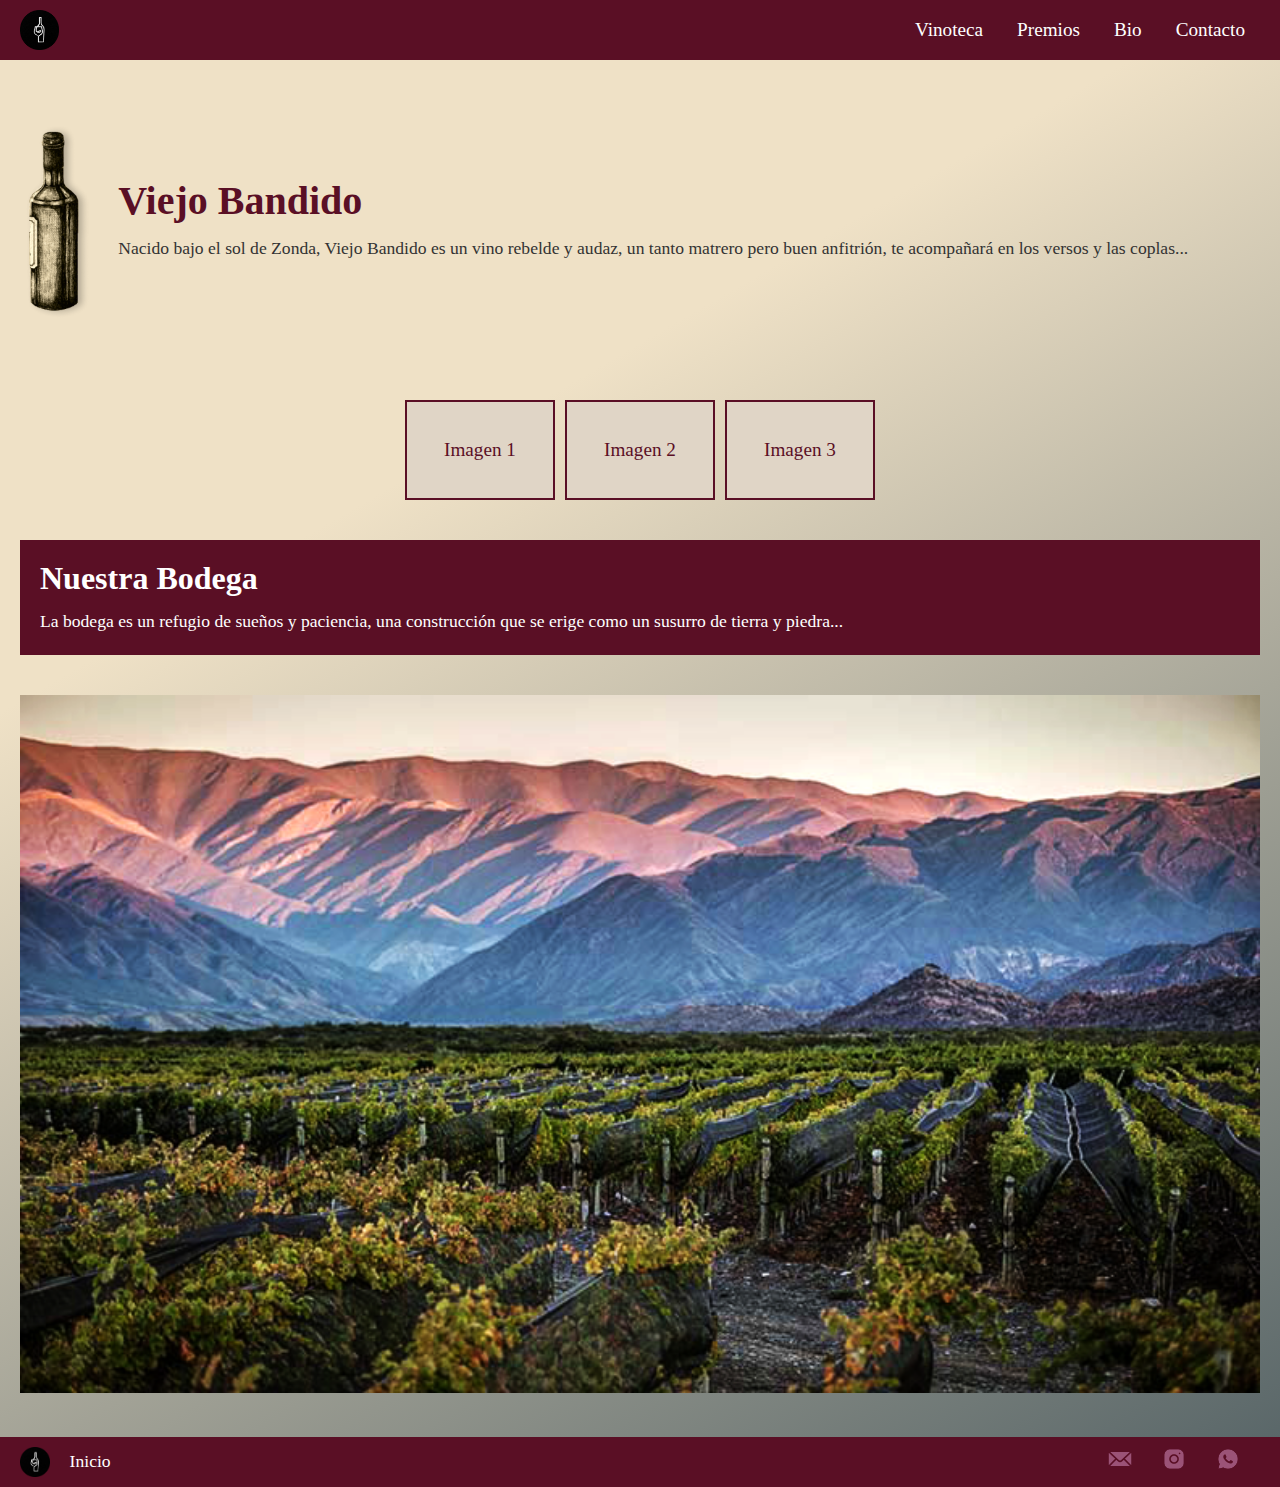
<file: index.html>
<!DOCTYPE html>
<html lang="es">
<head>
    <meta charset="UTF-8">
    <meta name="viewport" content="width=device-width, initial-scale=1.0">
    <title>Viejo Bandido - Bodega</title>
    <link rel="stylesheet" href="styles.css">
</head>
<body>
    <!-- Barra de navegación superior -->
    <header class="navbar">
        <img src="img/fotos/logo.png" alt="Logo" class="logo-navbar">
        <nav class="nav-links">
            <a href="vinoteca.html">Vinoteca</a>
            <a href="premios.html">Premios</a>
            <a href="bio.html">Bio</a>
            <a href="contacto.html">Contacto</a>
        </nav>
    </header>

    <!-- Sección principal de la página -->
    <main class="main-content">
        <section class="wine-intro">
            <img src="img/fotos/botella 2.png" alt="Viejo Bandido" class="wine-image">
            <div class="wine-description">
                <h1>Viejo Bandido</h1>
                <p>Nacido bajo el sol de Zonda, Viejo Bandido es un vino rebelde y audaz, un tanto matrero pero buen anfitrión, te acompañará en los versos y las coplas...</p>
                <!-- Aquí se puede agregar más descripción según el contenido completo -->
            </div>
        </section>

        <!-- Carrusel de imágenes -->
        <section class="carousel-section">
            <div class="carousel">
                <div src="img/fotos/Cata.png" class="carousel-item">Imagen 1</div>
                <div src="img/fotos/B.png" class="carousel-item">Imagen 2</div>
                <div src="img/fotos/VinoJ.png" class="carousel-item">Imagen 3</div>
            </div>
        </section>

        <!-- Descripción de la bodega -->
        <section class="bodega-description">
            <h2>Nuestra Bodega</h2>
            <p>La bodega es un refugio de sueños y paciencia, una construcción que se erige como un susurro de tierra y piedra...</p>
        </section>

        <!-- Imagen de los viñedos -->
        <section class="vineyard-image">
            <img src="img/fotos/paisaje 1.png" alt="Viñedos">
        </section>
    </main>

    <!-- Barra de navegación inferior -->
    <footer class="footer">
        <div class="footer-left">
            <img href="index.html" src="img/fotos/logo.png" alt="Logo" class="logo-footer">
            <a href="index.html" >Inicio</a>
        </div>
        <div class="footer-right">
          <a href="#"><img src="img/icons/Letter.png" alt="Correo"></a>
          <a href="#"><img src="img/icons/Instagram.png" alt="Instagram"></a>
          <a href="#"><img src="img/icons/WhatsApp.png" alt="WhatsApp"></a>
      </div>
    </footer>
</body>
</html>
</file>
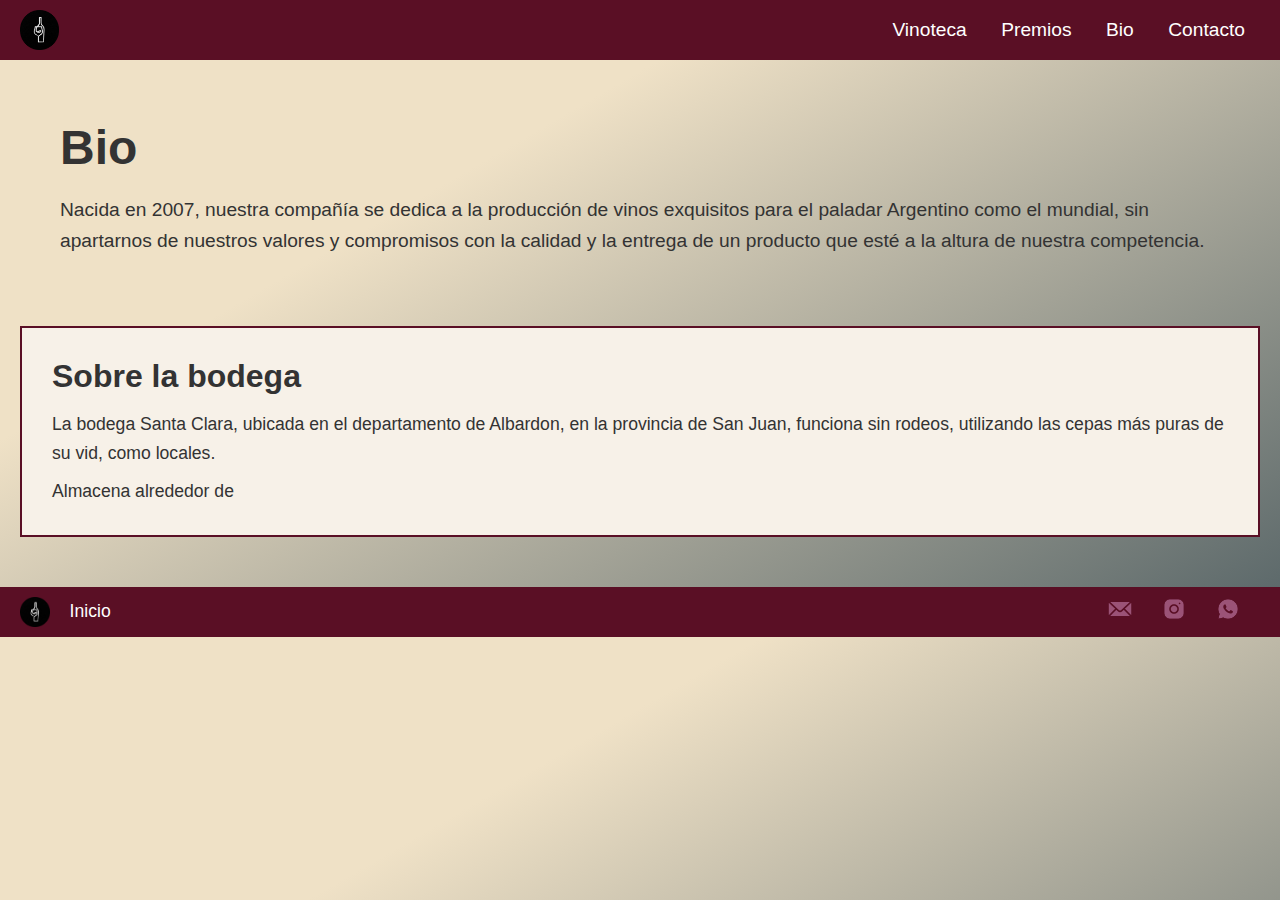
<file: bio.html>
<!DOCTYPE html>
<html lang="es">
<head>
    <meta charset="UTF-8">
    <meta name="viewport" content="width=device-width, initial-scale=1.0">
    <title>Bodega - Bio</title>
    <link rel="stylesheet" href="stylesbio.css">
</head>
<body>
    <!-- Barra de navegación superior -->
    <header class="navbar">
        <img href="index.html" src="img/fotos/logo.png" alt="Logo" class="logo-navbar">
        <nav class="nav-links">
            <a href="vinoteca.html">Vinoteca</a>
            <a href="premios.html">Premios</a>
            <a href="#">Bio</a>
            <a href="contacto.html">Contacto</a>
        </nav>
    </header>

    <!-- Sección principal -->
    <main class="content">
        <section class="bio-section">
            <h1>Bio</h1>
            <p>Nacida en 2007, nuestra compañía se dedica a la producción de vinos exquisitos para el paladar Argentino como el mundial, sin apartarnos de nuestros valores y compromisos con la calidad y la entrega de un producto que esté a la altura de nuestra competencia.</p>
        </section>

        <section class="about-section">
            <h2>Sobre la bodega</h2>
            <p>La bodega Santa Clara, ubicada en el departamento de Albardon, en la provincia de San Juan, funciona sin rodeos, utilizando las cepas más puras de su vid, como locales.</p>
            <p>Almacena alrededor de</p>
        </section>
    </main>

    <!-- Barra de navegación inferior -->
    <footer class="footer">
        <div class="footer-left">
            <img href="index.html" src="img/fotos/logo.png" alt="Logo" class="logo-footer">
            <a href="index.html">Inicio</a>
        </div>
        <div class="footer-right">
            <a href="#"><img src="img/icons/Letter.png" alt="Correo"></a>
            <a href="#"><img src="img/icons/Instagram.png" alt="Instagram"></a>
            <a href="#"><img src="img/icons/WhatsApp.png" alt="WhatsApp"></a>
        </div>
    </footer>
</body>
</html>
</file>
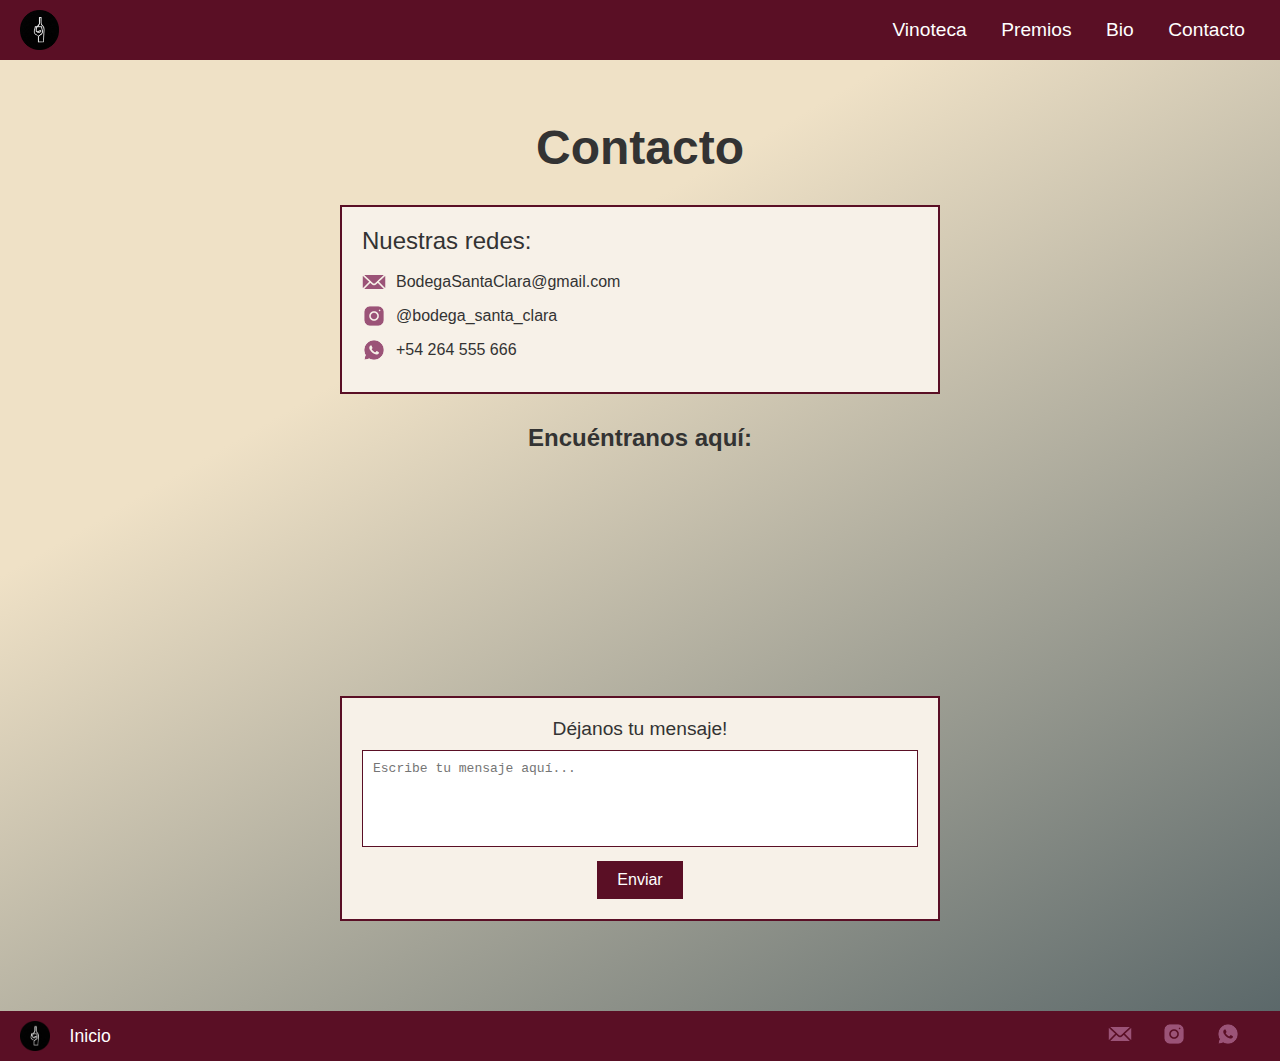
<file: contacto.html>
<!DOCTYPE html>
<html lang="es">
<head>
    <meta charset="UTF-8">
    <meta name="viewport" content="width=device-width, initial-scale=1.0">
    <title>Bodega - Contacto</title>
    <link rel="stylesheet" href="stylescontacto.css">
</head>
<body>
    <!-- Barra de navegación superior -->
    <header class="navbar">
        <img href="index.html" src="img/fotos/logo.png" alt="Logo" class="logo-navbar">
        <nav class="nav-links">
            <a href="vinoteca.html">Vinoteca</a>
            <a href="premios.html">Premios</a>
            <a href="bio.html">Bio</a>
            <a href="#">Contacto</a>
        </nav>
    </header>

    <!-- Sección principal -->
    <main class="content">
        <section class="contact-section">
            <h1>Contacto</h1>
            <div class="contact-info">
                <p>Nuestras redes:</p>
                <div class="contact-item">
                    <img src="img/icons/Letter.png" alt="Correo">
                    <span>BodegaSantaClara@gmail.com</span>
                </div>
                <div class="contact-item">
                    <img src="img/icons/Instagram.png" alt="Instagram">
                    <span>@bodega_santa_clara</span>
                </div>
                <div class="contact-item">
                    <img src="img/icons/WhatsApp.png" alt="WhatsApp">
                    <span>+54 264 555 666</span>
                </div>
            </div>

            <!-- Mapa embebido -->
            <div class="map-section">
                <h2>Encuéntranos aquí:</h2>
                <iframe src="https://www.google.com/maps/embed?pb=!1m18!1m12!1m3!1d..." width="100%" height="200" style="border:0;" allowfullscreen="" loading="lazy"></iframe>
            </div>

            <!-- Formulario de contacto -->
            <div class="message-section">
                <p>Déjanos tu mensaje!</p>
                <form action="#" method="POST">
                    <textarea name="message" rows="5" placeholder="Escribe tu mensaje aquí..."></textarea>
                    <button type="submit">Enviar</button>
                </form>
            </div>
        </section>
    </main>

    <!-- Barra de navegación inferior -->
    <footer class="footer">
        <div class="footer-left">
            <img href="index.html" src="img/fotos/logo.png" alt="Logo" class="logo-footer">
            <a href="index.html">Inicio</a>
        </div>
        <div class="footer-right">
            <a href="#"><img src="img/icons/Letter.png" alt="Correo"></a>
            <a href="#"><img src="img/icons/Instagram.png" alt="Instagram"></a>
            <a href="#"><img src="img/icons/WhatsApp.png" alt="WhatsApp"></a>
        </div>
    </footer>
</body>
</html>
</file>
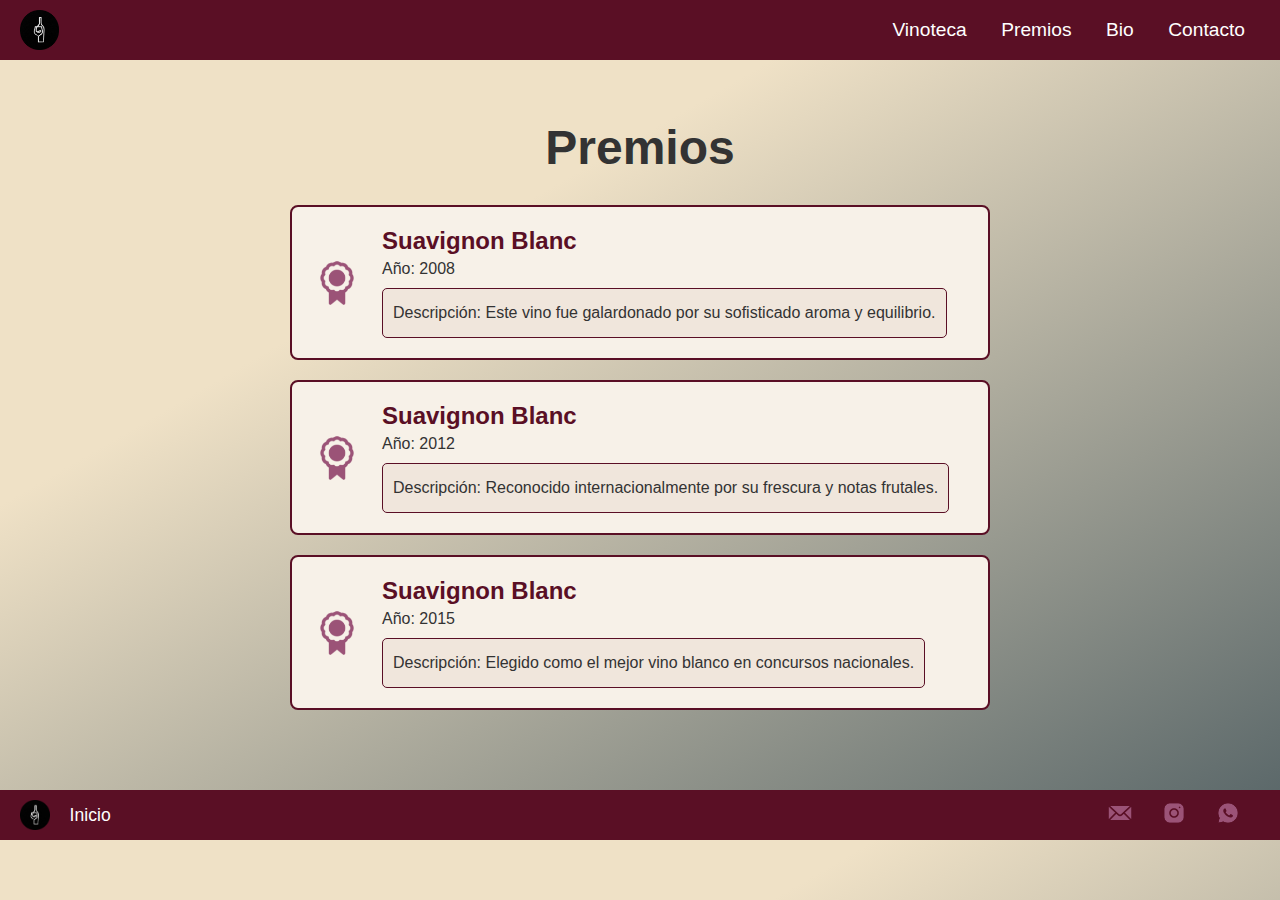
<file: premios.html>
<!DOCTYPE html>
<html lang="es">
<head>
    <meta charset="UTF-8">
    <meta name="viewport" content="width=device-width, initial-scale=1.0">
    <title>Bodega - Premios</title>
    <link rel="stylesheet" href="stylespremios.css">
</head>
<body>
    <!-- Barra de navegación superior -->
    <header class="navbar">
        <img href="index.html" src="img/fotos/logo.png" alt="Logo" class="logo-navbar">
        <nav class="nav-links">
            <a href="vinoteca.html">Vinoteca</a>
            <a href="#">Premios</a>
            <a href="bio.html">Bio</a>
            <a href="contacto.html">Contacto</a>
        </nav>
    </header>

    <!-- Sección principal de premios -->
    <main class="content">
        <section class="awards-section">
            <h1>Premios</h1>
            <div class="award-item">
                <img src="img/icons/Prize.png" alt="Ícono de premio" class="award-icon">
                <div class="award-details">
                    <h2>Suavignon Blanc</h2>
                    <p>Año: 2008</p>
                    <div class="description-box">
                        <p>Descripción: Este vino fue galardonado por su sofisticado aroma y equilibrio.</p>
                    </div>
                </div>
            </div>

            <div class="award-item">
                <img src="img/icons/Prize.png" alt="Ícono de premio" class="award-icon">
                <div class="award-details">
                    <h2>Suavignon Blanc</h2>
                    <p>Año: 2012</p>
                    <div class="description-box">
                        <p>Descripción: Reconocido internacionalmente por su frescura y notas frutales.</p>
                    </div>
                </div>
            </div>

            <div class="award-item">
                <img src="img/icons/Prize.png" alt="Ícono de premio" class="award-icon">
                <div class="award-details">
                    <h2>Suavignon Blanc</h2>
                    <p>Año: 2015</p>
                    <div class="description-box">
                        <p>Descripción: Elegido como el mejor vino blanco en concursos nacionales.</p>
                    </div>
                </div>
            </div>
        </section>
    </main>

    <!-- Barra de navegación inferior -->
    <footer class="footer">
        <div class="footer-left">
            <img href="index.html" src="img/fotos/logo.png" alt="Logo" class="logo-footer">
            <a href="index.html">Inicio</a>
        </div>
        <div class="footer-right">
            <a href="#"><img src="img/icons/Letter.png" alt="Correo"></a>
            <a href="#"><img src="img/icons/Instagram.png" alt="Instagram"></a>
            <a href="#"><img src="img/icons/WhatsApp.png" alt="WhatsApp"></a>
        </div>
    </footer>
</body>
</html>
</file>
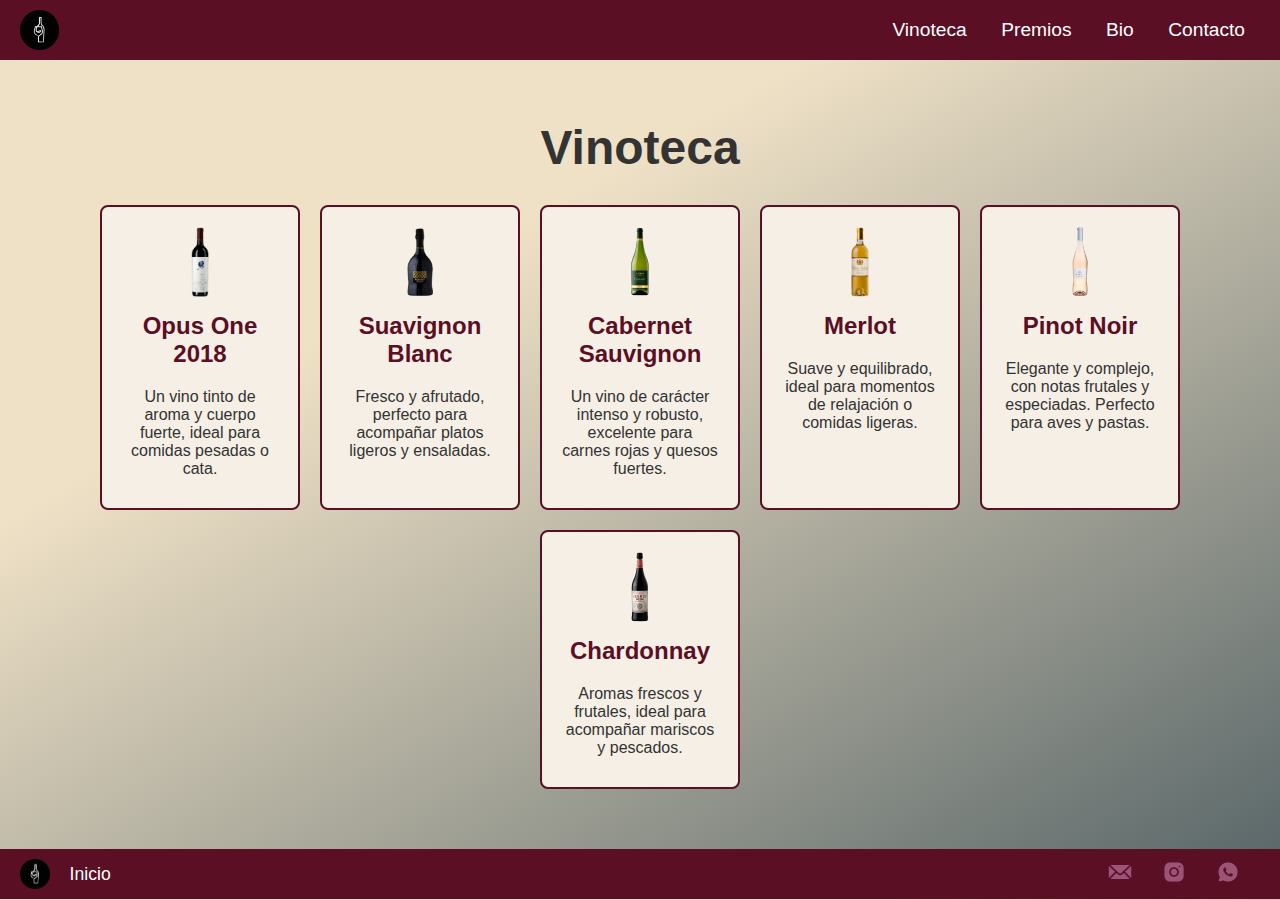
<file: vinoteca.html>
<!DOCTYPE html>
<html lang="es">
<head>
    <meta charset="UTF-8">
    <meta name="viewport" content="width=device-width, initial-scale=1.0">
    <title>Bodega - Vinoteca</title>
    <link rel="stylesheet" href="stylesvinoteca.css">
</head>
<body>
    <!-- Barra de navegación superior -->
    <header class="navbar">
        <img href="index.html" src="img/fotos/logo.png" alt="Logo" class="logo-navbar">
        <nav class="nav-links">
            <a href="#">Vinoteca</a>
            <a href="premios.html">Premios</a>
            <a href="bio.html">Bio</a>
            <a href="contacto.html">Contacto</a>
        </nav>
    </header>

    <!-- Sección principal de vinoteca -->
    <main class="content">
        <section class="vinoteca-section">
            <h1>Vinoteca</h1>

            <!-- Lista de vinos -->
            <div class="wine-list">
                <div class="wine-item">
                    <img src="img/fotos/file 1.png" alt="Opus One" class="wine-icon">
                    <h2>Opus One 2018</h2>
                    <p>Un vino tinto de aroma y cuerpo fuerte, ideal para comidas pesadas o cata.</p>
                </div>

                <div class="wine-item">
                    <img src="img/fotos/Imagen de Vino 1.png" alt="Suavignon Blanc" class="wine-icon">
                    <h2>Suavignon Blanc</h2>
                    <p>Fresco y afrutado, perfecto para acompañar platos ligeros y ensaladas.</p>
                </div>

                <div class="wine-item">
                    <img src="img/fotos/sin fondo Vino 2 1.png" alt="Cabernet Sauvignon" class="wine-icon">
                    <h2>Cabernet Sauvignon</h2>
                    <p>Un vino de carácter intenso y robusto, excelente para carnes rojas y quesos fuertes.</p>
                </div>

                <div class="wine-item">
                    <img src="img/fotos/sin fondo Vino 3 1.png" alt="Merlot" class="wine-icon">
                    <h2>Merlot</h2>
                    <p>Suave y equilibrado, ideal para momentos de relajación o comidas ligeras.</p>
                </div>

                <div class="wine-item">
                    <img src="img/fotos/sin fondo Vino 4 1.png" alt="Pinot Noir" class="wine-icon">
                    <h2>Pinot Noir</h2>
                    <p>Elegante y complejo, con notas frutales y especiadas. Perfecto para aves y pastas.</p>
                </div>

                <div class="wine-item">
                    <img src="img/fotos/sin fondo Vino 5 1.png" alt="Chardonnay" class="wine-icon">
                    <h2>Chardonnay</h2>
                    <p>Aromas frescos y frutales, ideal para acompañar mariscos y pescados.</p>
                </div>
            </div>
        </section>
    </main>

    <!-- Barra de navegación inferior -->
    <footer class="footer">
        <div class="footer-left">
            <img href="index.html" src="img/fotos/logo.png" alt="Logo" class="logo-footer">
            <a href="index.html">Inicio</a>
        </div>
        <div class="footer-right">
            <a href="#"><img src="img/icons/Letter.png" alt="Correo"></a>
            <a href="#"><img src="img/icons/Instagram.png" alt="Instagram"></a>
            <a href="#"><img src="img/icons/WhatsApp.png" alt="WhatsApp"></a>
        </div>
    </footer>
</body>
</html>
</file>
<file: styles.css>
/* Reset básico */
* {
    margin: 0;
    padding: 0;
    box-sizing: border-box;
}

/* Estilos generales
body {
    font-family: 'Times New Roman', serif;
    color: #333;
    background-color: #e0d5c6;
}*/

/* Navbar superior */
.navbar {
    display: flex;
    justify-content: space-between;
    align-items: center;
    padding: 10px 20px;
    background-color: #5a0f25;
}

.logo-navbar {
    height: 40px;
}

.nav-links a {
    color: #fff;
    margin: 0 15px;
    text-decoration: none;
    font-size: 1.2em;
}

.nav-links a:hover {
    color: #dab5a8;
}

/* Sección de introducción del vino */
.main-content {
    padding: 20px;
}

.wine-intro {
    display: flex;
    align-items: center;
    padding: 40px 0;
}

.wine-image {
    height: 200px;
    margin-right: 20px;
}

.wine-description h1 {
    font-size: 2.5em;
    color: #5a0f25;
    margin-bottom: 10px;
}

.wine-description p {
    font-size: 1.1em;
    color: #333;
    line-height: 1.6;
}

/* Carrusel de imágenes */
.carousel-section {
    display: flex;
    justify-content: center;
    margin: 40px 0;
}

.carousel {
    display: flex;
    gap: 10px;
}

.carousel-item {
    width: 150px;
    height: 100px;
    background-color: #e0d5c6;
    border: 2px solid #5a0f25;
    display: flex;
    justify-content: center;
    align-items: center;
    font-size: 1.2em;
    color: #5a0f25;
}

/* Descripción de la bodega */
.bodega-description {
    background-color: #5a0f25;
    color: #fff;
    padding: 20px;
    margin: 20px 0;
}

.bodega-description h2 {
    font-size: 2em;
    margin-bottom: 10px;
}

.bodega-description p {
    font-size: 1.1em;
    line-height: 1.6;
}

/* Imagen de los viñedos */
.vineyard-image img {
    width: 100%;
    height: auto;
    margin: 20px 0;
}

/* Footer */
.footer {
    display: flex;
    justify-content: space-between;
    align-items: center;
    padding: 10px 20px;
    background-color: #5a0f25;
    color: #fff;
}

.footer-left, .footer-right {
    display: flex;
    align-items: center;
}

.footer-left img, .footer-right img {
    height: 30px;
    margin-right: 10px;
}

.footer-left a, .footer-right a {
    color: #fff;
    margin: 0 10px;
    text-decoration: none;
    font-size: 1.1em;
}

.footer-right a img {
    height: 24px;
}

body{
    background: rgb(239,225,198);
    background: linear-gradient(150deg, rgba(239,225,198,1) 32%, rgba(85,99,102,1) 100%);
}
</file>
<file: stylesbio.css>
/* Reset básico */
* {
    margin: 0;
    padding: 0;
    box-sizing: border-box;
}

/* Estilos generales */
body {
    font-family: Arial, sans-serif;
    color: #333;
    background: rgb(239,225,198);
    background: linear-gradient(150deg, rgba(239,225,198,1) 32%, rgba(85,99,102,1) 100%);
}

/* Navbar superior */
.navbar {
    display: flex;
    justify-content: space-between;
    align-items: center;
    padding: 10px 20px;
    background-color: #5a0f25; /* Color de fondo */
}

.logo-navbar {
    height: 40px;
}

.nav-links a {
    color: #fff;
    margin: 0 15px;
    text-decoration: none;
    font-size: 1.2em;
}

.nav-links a:hover {
    color: #dab5a8;
}

/* Sección de contenido principal */
.content {
    padding: 20px;
}

.bio-section {
    text-align: left;
    padding: 40px;
}

.bio-section h1 {
    font-size: 3em;
    color: #333;
}

.bio-section p {
    font-size: 1.2em;
    margin-top: 20px;
    line-height: 1.6;
}

.about-section {
    border: 2px solid #5a0f25;
    padding: 30px;
    margin: 30px 0;
    background-color: #f7f1e8;
}

.about-section h2 {
    font-size: 2em;
    margin-bottom: 15px;
}

.about-section p {
    font-size: 1.1em;
    margin-top: 10px;
    line-height: 1.6;
}

/* Footer */
.footer {
    display: flex;
    justify-content: space-between;
    align-items: center;
    padding: 10px 20px;
    background-color: #5a0f25;
    color: #fff;
}

.footer-left, .footer-right {
    display: flex;
    align-items: center;
}

.footer-left img, .footer-right img {
    height: 30px;
    margin-right: 10px;
}

.footer-left a, .footer-right a {
    color: #fff;
    margin: 0 10px;
    text-decoration: none;
    font-size: 1.1em;
}

.footer-right a img {
    height: 24px;
}
</file>
<file: stylescontacto.css>
/* Reset básico */
* {
    margin: 0;
    padding: 0;
    box-sizing: border-box;
}

/* Estilos generales */
body {
    font-family: Arial, sans-serif;
    color: #333;
    background: rgb(239,225,198);
    background: linear-gradient(150deg, rgba(239,225,198,1) 32%, rgba(85,99,102,1) 100%);
}
/* Navbar superior */
.navbar {
    display: flex;
    justify-content: space-between;
    align-items: center;
    padding: 10px 20px;
    background-color: #5a0f25; /* Color de fondo */
}

.logo-navbar {
    height: 40px;
}

.nav-links a {
    color: #fff;
    margin: 0 15px;
    text-decoration: none;
    font-size: 1.2em;
}

.nav-links a:hover {
    color: #dab5a8;
}

/* Sección de contenido principal */
.content {
    padding: 20px;
}

.contact-section {
    text-align: center;
    padding: 40px;
}

.contact-section h1 {
    font-size: 3em;
    color: #333;
    margin-bottom: 20px;
}

.contact-info {
    border: 2px solid #5a0f25;
    padding: 20px;
    margin: 30px auto;
    background-color: #f7f1e8;
    width: 80%;
    max-width: 600px;
    text-align: left;
}

.contact-info p {
    font-size: 1.5em;
    margin-bottom: 15px;
}

.contact-item {
    display: flex;
    align-items: center;
    margin: 10px 0;
}

.contact-item img {
    height: 24px;
    margin-right: 10px;
}

.map-section {
    margin: 30px auto;
    width: 80%;
    max-width: 600px;
}

.map-section h2 {
    font-size: 1.5em;
    margin-bottom: 10px;
}

/* Sección de formulario */
.message-section {
    margin: 30px auto;
    width: 80%;
    max-width: 600px;
    text-align: center;
    padding: 20px;
    border: 2px solid #5a0f25;
    background-color: #f7f1e8;
}

.message-section p {
    font-size: 1.2em;
    margin-bottom: 10px;
}

.message-section textarea {
    width: 100%;
    padding: 10px;
    font-size: 1em;
    border: 1px solid #5a0f25;
    resize: none;
    margin-bottom: 10px;
}

.message-section button {
    padding: 10px 20px;
    background-color: #5a0f25;
    color: #fff;
    border: none;
    cursor: pointer;
    font-size: 1em;
}

.message-section button:hover {
    background-color: #dab5a8;
}

/* Footer */
.footer {
    display: flex;
    justify-content: space-between;
    align-items: center;
    padding: 10px 20px;
    background-color: #5a0f25;
    color: #fff;
}

.footer-left, .footer-right {
    display: flex;
    align-items: center;
}

.footer-left img, .footer-right img {
    height: 30px;
    margin-right: 10px;
}

.footer-left a, .footer-right a {
    color: #fff;
    margin: 0 10px;
    text-decoration: none;
    font-size: 1.1em;
}

.footer-right a img {
    height: 24px;
}
</file>
<file: stylespremios.css>
/* Reset básico */
* {
    margin: 0;
    padding: 0;
    box-sizing: border-box;
}

/* Estilos generales */
body {
    font-family: Arial, sans-serif;
    color: #333;
    background: rgb(239,225,198);
    background: linear-gradient(150deg, rgba(239,225,198,1) 32%, rgba(85,99,102,1) 100%);
}

/* Navbar superior */
.navbar {
    display: flex;
    justify-content: space-between;
    align-items: center;
    padding: 10px 20px;
    background-color: #5a0f25; /* Color de fondo */
}

.logo-navbar {
    height: 40px;
}

.nav-links a {
    color: #fff;
    margin: 0 15px;
    text-decoration: none;
    font-size: 1.2em;
}

.nav-links a:hover {
    color: #dab5a8;
}

/* Sección de contenido principal */
.content {
    padding: 20px;
}

.awards-section {
    text-align: center;
    padding: 40px;
}

.awards-section h1 {
    font-size: 3em;
    color: #333;
    margin-bottom: 30px;
}

/* Estilo de cada premio */
.award-item {
    display: flex;
    align-items: center;
    border: 2px solid #5a0f25;
    background-color: #f7f1e8;
    padding: 20px;
    margin: 20px auto;
    max-width: 700px;
    border-radius: 8px;
}

.award-icon {
    height: 50px;
    margin-right: 20px;
}

.award-details {
    text-align: left;
}

.award-details h2 {
    font-size: 1.5em;
    color: #5a0f25;
    margin-bottom: 5px;
}

.award-details p {
    font-size: 1em;
    margin: 5px 0;
}

.description-box {
    border: 1px solid #5a0f25;
    padding: 10px;
    background-color: #f0e6dc;
    border-radius: 5px;
    margin-top: 10px;
}

.description-box p {
    font-size: 1em;
    color: #333;
}

/* Footer */
.footer {
    display: flex;
    justify-content: space-between;
    align-items: center;
    padding: 10px 20px;
    background-color: #5a0f25;
    color: #fff;
}

.footer-left, .footer-right {
    display: flex;
    align-items: center;
}

.footer-left img, .footer-right img {
    height: 30px;
    margin-right: 10px;
}

.footer-left a, .footer-right a {
    color: #fff;
    margin: 0 10px;
    text-decoration: none;
    font-size: 1.1em;
}

.footer-right a img {
    height: 24px;
}
</file>
<file: stylesvinoteca.css>
/* Reset básico */
* {
    margin: 0;
    padding: 0;
    box-sizing: border-box;
}

/* Estilos generales */
body {
    font-family: Arial, sans-serif;
    color: #333;
    background: rgb(239,225,198);
    background: linear-gradient(150deg, rgba(239,225,198,1) 32%, rgba(85,99,102,1) 100%);
}

/* Navbar superior */
.navbar {
    display: flex;
    justify-content: space-between;
    align-items: center;
    padding: 10px 20px;
    background-color: #5a0f25; /* Color de fondo */
}

.logo-navbar {
    height: 40px;
}

.nav-links a {
    color: #fff;
    margin: 0 15px;
    text-decoration: none;
    font-size: 1.2em;
}

.nav-links a:hover {
    color: #dab5a8;
}

/* Sección de contenido principal */
.content {
    padding: 20px;
}

.vinoteca-section {
    text-align: center;
    padding: 40px;
}

.vinoteca-section h1 {
    font-size: 3em;
    color: #333;
    margin-bottom: 30px;
}

/* Lista de vinos */
.wine-list {
    display: flex;
    flex-wrap: wrap;
    justify-content: center;
    gap: 20px;
}

.wine-item {
    display: flex;
    flex-direction: column;
    align-items: center;
    border: 2px solid #5a0f25;
    background-color: #f5efe6;
    padding: 20px;
    width: 200px;
    border-radius: 8px;
    text-align: center;
}

.wine-icon {
    height: 70px;
    margin-bottom: 15px;
}

.wine-item h2 {
    font-size: 1.5em;
    color: #5a0f25;
    margin-bottom: 10px;
}

.wine-item p {
    font-size: 1em;
    color: #333;
    margin: 10px 0;
}

/* Footer */
.footer {
    display: flex;
    justify-content: space-between;
    align-items: center;
    padding: 10px 20px;
    background-color: #5a0f25;
    color: #fff;
}

.footer-left, .footer-right {
    display: flex;
    align-items: center;
}

.footer-left img, .footer-right img {
    height: 30px;
    margin-right: 10px;
}

.footer-left a, .footer-right a {
    color: #fff;
    margin: 0 10px;
    text-decoration: none;
    font-size: 1.1em;
}

.footer-right a img {
    height: 24px;
}
</file>
